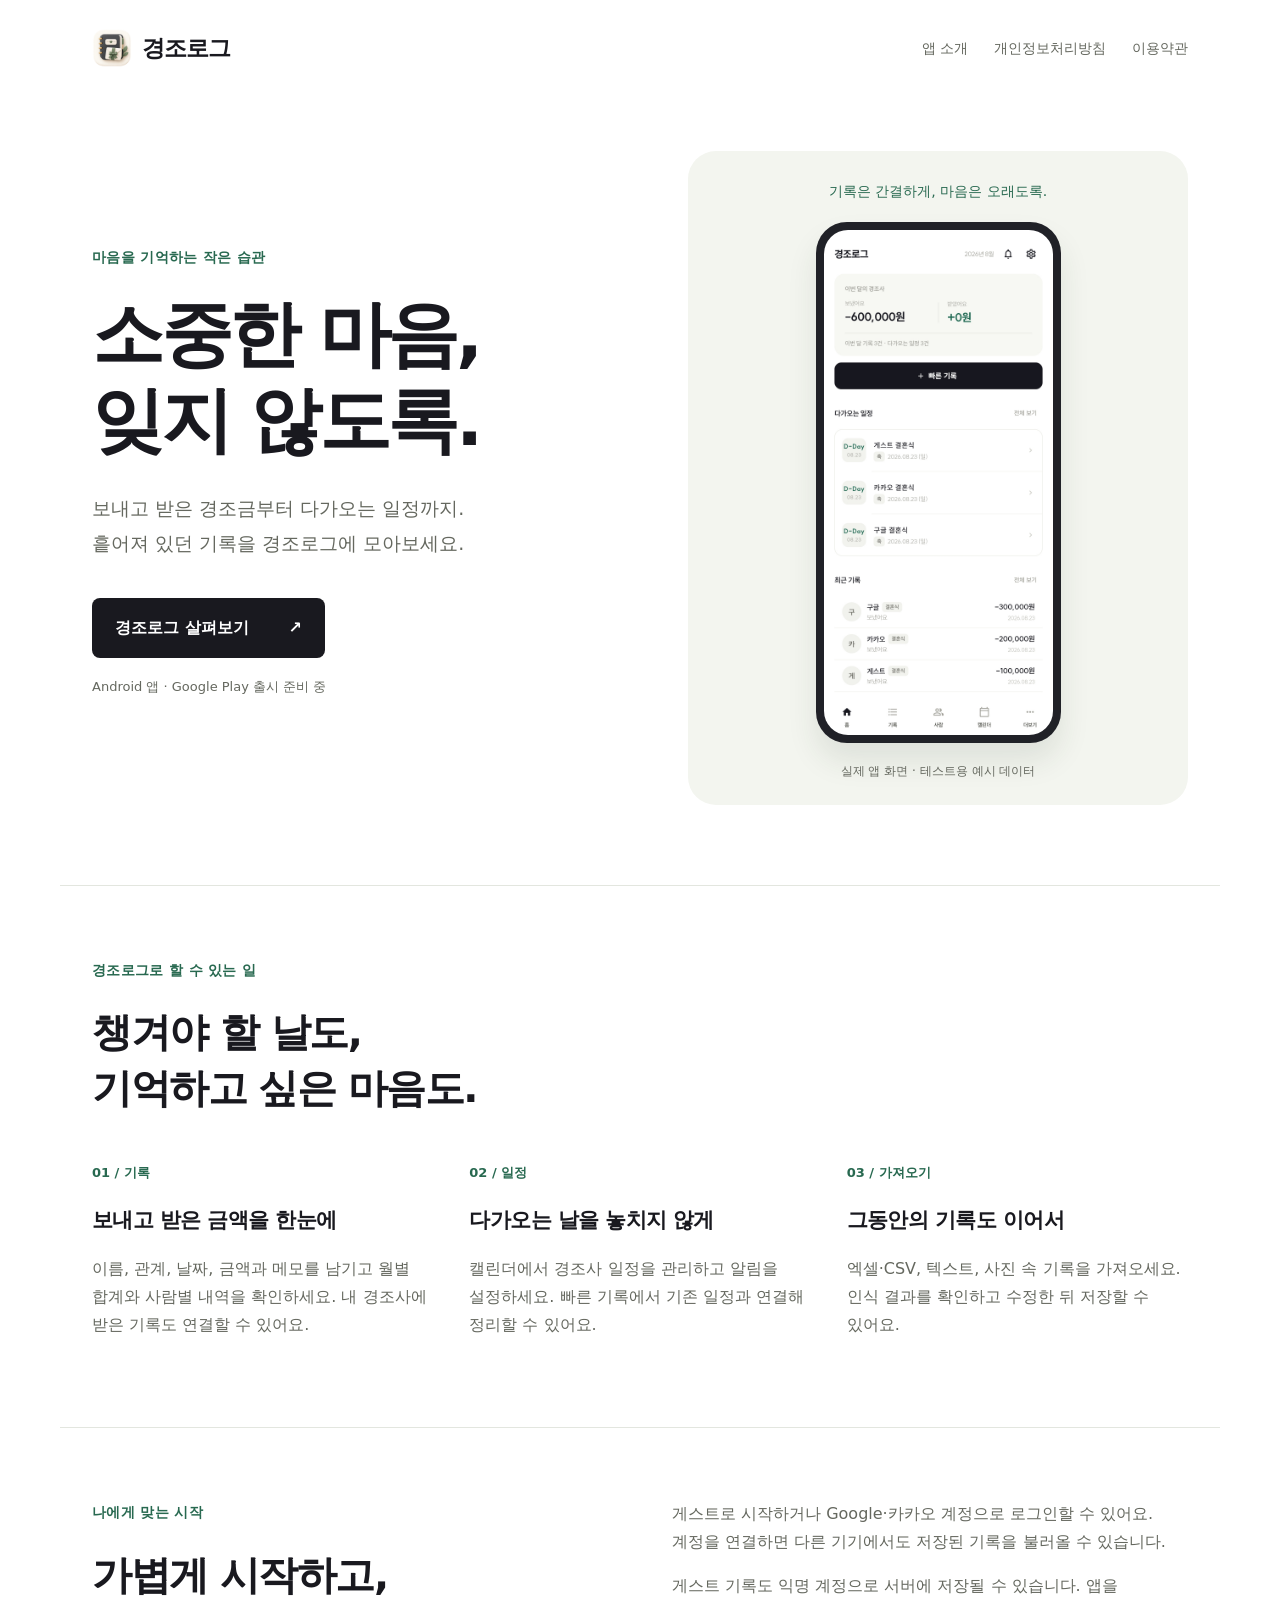
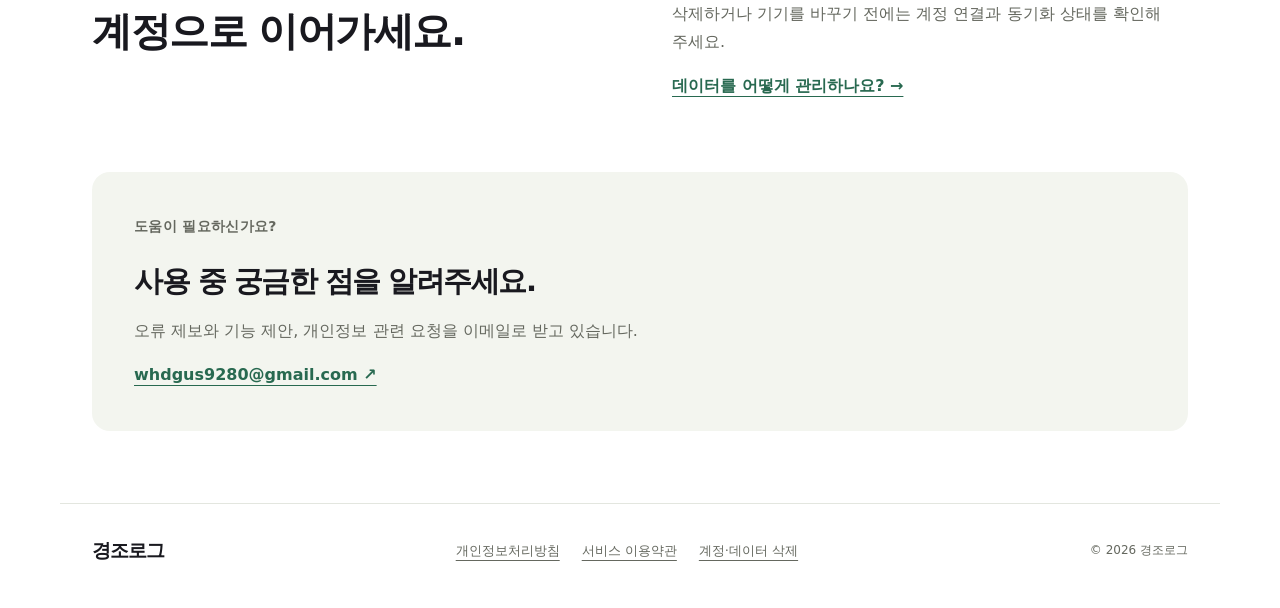
<file: index.html>
<!doctype html>
<html lang="ko">
<head>
  <meta charset="utf-8"><meta name="viewport" content="width=device-width, initial-scale=1">
  <title>경조로그 — 소중한 마음의 기록</title>
  <meta name="description" content="보내고 받은 마음을 기록하는 경조사 관리 앱. 경조금, 사람별 기록, 일정과 알림을 경조로그에서 관리하세요.">
  <meta name="theme-color" content="#f7f8f4">
  <meta name="google-site-verification" content="VlFuJ9h3QMYAt0bnQf94wHDNb6RUzdDJjp7NnOd3d6Y" />
  <link rel="icon" href="assets/icon.png"><link rel="stylesheet" href="styles.css?v=2">
</head>
<body>
  <header class="header"><a class="brand" href="index.html"><img src="assets/icon.png" alt="" width="40" height="40">경조로그</a><nav aria-label="주 메뉴"><a href="#features">앱 소개</a><a href="privacy.html">개인정보처리방침</a><a href="terms.html">이용약관</a></nav></header>
  <main>
    <section class="hero">
      <div class="hero-copy"><p class="eyebrow">마음을 기억하는 작은 습관</p><h1>소중한 마음,<br>잊지 않도록.</h1><p class="lead">보내고 받은 경조금부터 다가오는 일정까지.<br>흩어져 있던 기록을 경조로그에 모아보세요.</p><a class="button" href="#features">경조로그 살펴보기 <span aria-hidden="true">↗</span></a><p class="release">Android 앱 · Google Play 출시 준비 중</p></div>
      <div class="hero-visual"><span class="visual-caption">기록은 간결하게, 마음은 오래도록.</span><div class="phone"><img src="assets/app-home.jpg" alt="경조로그 실제 홈 화면. 월별 보낸 금액과 받은 금액, 빠른 기록, 다가오는 일정과 최근 기록을 확인할 수 있습니다." width="1080" height="2384"></div><span class="visual-footnote">실제 앱 화면 · 테스트용 예시 데이터</span></div>
    </section>
    <section class="features section" id="features"><p class="eyebrow">경조로그로 할 수 있는 일</p><h2>챙겨야 할 날도,<br>기억하고 싶은 마음도.</h2><div class="feature-grid">
      <article><span class="number">01 / 기록</span><h3>보내고 받은 금액을 한눈에</h3><p>이름, 관계, 날짜, 금액과 메모를 남기고 월별 합계와 사람별 내역을 확인하세요. 내 경조사에 받은 기록도 연결할 수 있어요.</p></article>
      <article><span class="number">02 / 일정</span><h3>다가오는 날을 놓치지 않게</h3><p>캘린더에서 경조사 일정을 관리하고 알림을 설정하세요. 빠른 기록에서 기존 일정과 연결해 정리할 수 있어요.</p></article>
      <article><span class="number">03 / 가져오기</span><h3>그동안의 기록도 이어서</h3><p>엑셀·CSV, 텍스트, 사진 속 기록을 가져오세요. 인식 결과를 확인하고 수정한 뒤 저장할 수 있어요.</p></article>
    </div></section>
    <section class="account section"><div><p class="eyebrow">나에게 맞는 시작</p><h2>가볍게 시작하고,<br>계정으로 이어가세요.</h2></div><div class="account-copy"><p>게스트로 시작하거나 Google·카카오 계정으로 로그인할 수 있어요. 계정을 연결하면 다른 기기에서도 저장된 기록을 불러올 수 있습니다.</p><p>게스트 기록도 익명 계정으로 서버에 저장될 수 있습니다. 앱을 삭제하거나 기기를 바꾸기 전에는 계정 연결과 동기화 상태를 확인해 주세요.</p><a class="text-link" href="privacy.html">데이터를 어떻게 관리하나요? →</a></div></section>
    <section class="contact section"><p class="eyebrow">도움이 필요하신가요?</p><h2>사용 중 궁금한 점을 알려주세요.</h2><p>오류 제보와 기능 제안, 개인정보 관련 요청을 이메일로 받고 있습니다.</p><a class="text-link" href="mailto:whdgus9280@gmail.com">whdgus9280@gmail.com ↗</a></section>
  </main>
  <footer><a class="brand" href="index.html">경조로그</a><div><a href="privacy.html">개인정보처리방침</a><a href="terms.html">서비스 이용약관</a><a href="privacy.html#delete-account">계정·데이터 삭제</a></div><p>© 2026 경조로그</p></footer>
</body></html>
</file>
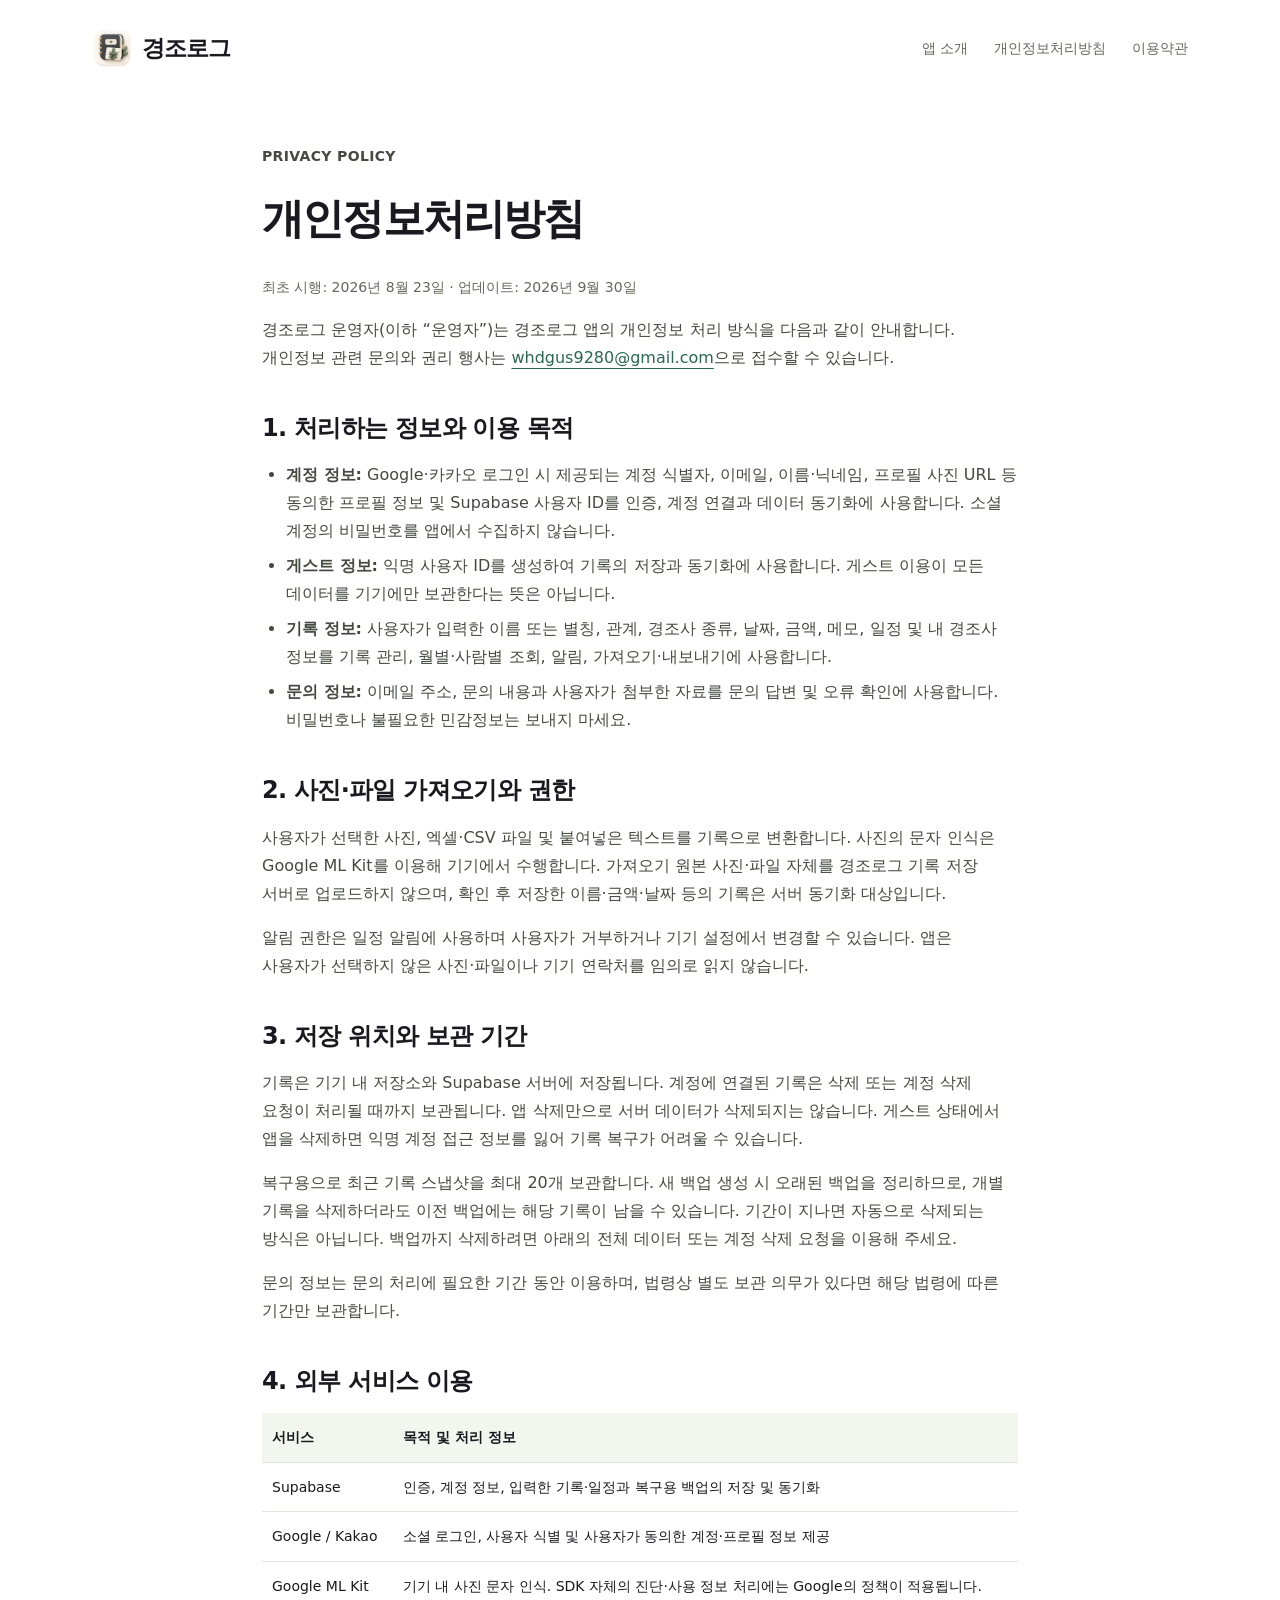
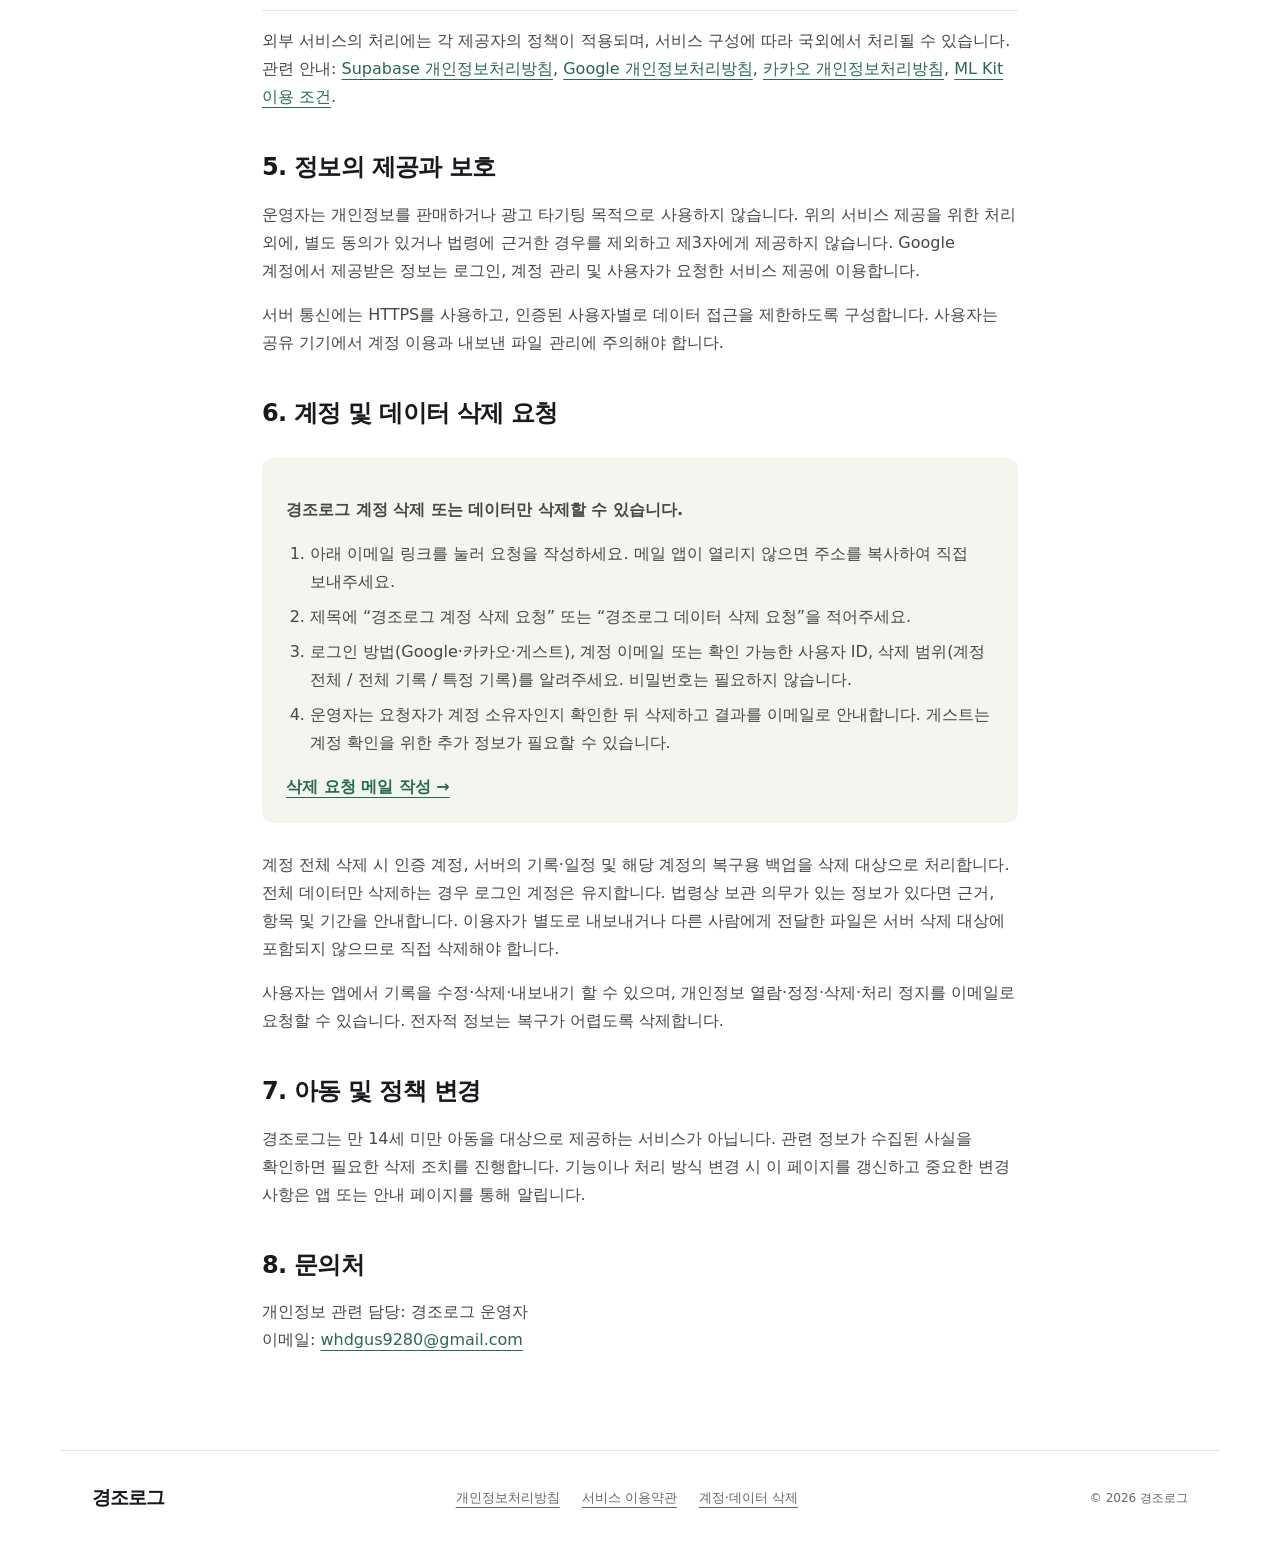
<file: privacy.html>
<!doctype html><html lang="ko"><head><meta charset="utf-8"><meta name="viewport" content="width=device-width, initial-scale=1"><title>개인정보처리방침 | 경조로그</title><meta name="description" content="경조로그의 개인정보 수집, 이용, 보관 및 계정·데이터 삭제 요청 안내"><link rel="icon" href="assets/icon.png"><link rel="stylesheet" href="styles.css"></head><body>
<header class="header"><a class="brand" href="index.html"><img src="assets/icon.png" alt="" width="40" height="40">경조로그</a><nav aria-label="주 메뉴"><a href="index.html">앱 소개</a><a href="privacy.html" aria-current="page">개인정보처리방침</a><a href="terms.html">이용약관</a></nav></header>
<main class="legal"><p class="eyebrow">PRIVACY POLICY</p><h1>개인정보처리방침</h1><p class="date">최초 시행: 2026년 8월 23일 · 업데이트: 2026년 9월 30일</p><p>경조로그 운영자(이하 “운영자”)는 경조로그 앱의 개인정보 처리 방식을 다음과 같이 안내합니다. 개인정보 관련 문의와 권리 행사는 <a href="mailto:whdgus9280@gmail.com">whdgus9280@gmail.com</a>으로 접수할 수 있습니다.</p>
<h2>1. 처리하는 정보와 이용 목적</h2><ul><li><strong>계정 정보:</strong> Google·카카오 로그인 시 제공되는 계정 식별자, 이메일, 이름·닉네임, 프로필 사진 URL 등 동의한 프로필 정보 및 Supabase 사용자 ID를 인증, 계정 연결과 데이터 동기화에 사용합니다. 소셜 계정의 비밀번호를 앱에서 수집하지 않습니다.</li><li><strong>게스트 정보:</strong> 익명 사용자 ID를 생성하여 기록의 저장과 동기화에 사용합니다. 게스트 이용이 모든 데이터를 기기에만 보관한다는 뜻은 아닙니다.</li><li><strong>기록 정보:</strong> 사용자가 입력한 이름 또는 별칭, 관계, 경조사 종류, 날짜, 금액, 메모, 일정 및 내 경조사 정보를 기록 관리, 월별·사람별 조회, 알림, 가져오기·내보내기에 사용합니다.</li><li><strong>문의 정보:</strong> 이메일 주소, 문의 내용과 사용자가 첨부한 자료를 문의 답변 및 오류 확인에 사용합니다. 비밀번호나 불필요한 민감정보는 보내지 마세요.</li></ul>
<h2>2. 사진·파일 가져오기와 권한</h2><p>사용자가 선택한 사진, 엑셀·CSV 파일 및 붙여넣은 텍스트를 기록으로 변환합니다. 사진의 문자 인식은 Google ML Kit를 이용해 기기에서 수행합니다. 가져오기 원본 사진·파일 자체를 경조로그 기록 저장 서버로 업로드하지 않으며, 확인 후 저장한 이름·금액·날짜 등의 기록은 서버 동기화 대상입니다.</p><p>알림 권한은 일정 알림에 사용하며 사용자가 거부하거나 기기 설정에서 변경할 수 있습니다. 앱은 사용자가 선택하지 않은 사진·파일이나 기기 연락처를 임의로 읽지 않습니다.</p>
<h2>3. 저장 위치와 보관 기간</h2><p>기록은 기기 내 저장소와 Supabase 서버에 저장됩니다. 계정에 연결된 기록은 삭제 또는 계정 삭제 요청이 처리될 때까지 보관됩니다. 앱 삭제만으로 서버 데이터가 삭제되지는 않습니다. 게스트 상태에서 앱을 삭제하면 익명 계정 접근 정보를 잃어 기록 복구가 어려울 수 있습니다.</p><p>복구용으로 최근 기록 스냅샷을 최대 20개 보관합니다. 새 백업 생성 시 오래된 백업을 정리하므로, 개별 기록을 삭제하더라도 이전 백업에는 해당 기록이 남을 수 있습니다. 기간이 지나면 자동으로 삭제되는 방식은 아닙니다. 백업까지 삭제하려면 아래의 전체 데이터 또는 계정 삭제 요청을 이용해 주세요.</p><p>문의 정보는 문의 처리에 필요한 기간 동안 이용하며, 법령상 별도 보관 의무가 있다면 해당 법령에 따른 기간만 보관합니다.</p>
<h2>4. 외부 서비스 이용</h2><div class="table-wrap"><table><thead><tr><th scope="col">서비스</th><th scope="col">목적 및 처리 정보</th></tr></thead><tbody><tr><td>Supabase</td><td>인증, 계정 정보, 입력한 기록·일정과 복구용 백업의 저장 및 동기화</td></tr><tr><td>Google / Kakao</td><td>소셜 로그인, 사용자 식별 및 사용자가 동의한 계정·프로필 정보 제공</td></tr><tr><td>Google ML Kit</td><td>기기 내 사진 문자 인식. SDK 자체의 진단·사용 정보 처리에는 Google의 정책이 적용됩니다.</td></tr></tbody></table></div><p>외부 서비스의 처리에는 각 제공자의 정책이 적용되며, 서비스 구성에 따라 국외에서 처리될 수 있습니다. 관련 안내: <a href="https://supabase.com/privacy">Supabase 개인정보처리방침</a>, <a href="https://policies.google.com/privacy?hl=ko">Google 개인정보처리방침</a>, <a href="https://www.kakao.com/policy/privacy">카카오 개인정보처리방침</a>, <a href="https://developers.google.com/ml-kit/terms">ML Kit 이용 조건</a>.</p>
<h2>5. 정보의 제공과 보호</h2><p>운영자는 개인정보를 판매하거나 광고 타기팅 목적으로 사용하지 않습니다. 위의 서비스 제공을 위한 처리 외에, 별도 동의가 있거나 법령에 근거한 경우를 제외하고 제3자에게 제공하지 않습니다. Google 계정에서 제공받은 정보는 로그인, 계정 관리 및 사용자가 요청한 서비스 제공에 이용합니다.</p><p>서버 통신에는 HTTPS를 사용하고, 인증된 사용자별로 데이터 접근을 제한하도록 구성합니다. 사용자는 공유 기기에서 계정 이용과 내보낸 파일 관리에 주의해야 합니다.</p>
<h2 id="delete-account">6. 계정 및 데이터 삭제 요청</h2><div class="notice"><p><strong>경조로그 계정 삭제 또는 데이터만 삭제할 수 있습니다.</strong></p><ol><li>아래 이메일 링크를 눌러 요청을 작성하세요. 메일 앱이 열리지 않으면 주소를 복사하여 직접 보내주세요.</li><li>제목에 “경조로그 계정 삭제 요청” 또는 “경조로그 데이터 삭제 요청”을 적어주세요.</li><li>로그인 방법(Google·카카오·게스트), 계정 이메일 또는 확인 가능한 사용자 ID, 삭제 범위(계정 전체 / 전체 기록 / 특정 기록)를 알려주세요. 비밀번호는 필요하지 않습니다.</li><li>운영자는 요청자가 계정 소유자인지 확인한 뒤 삭제하고 결과를 이메일로 안내합니다. 게스트는 계정 확인을 위한 추가 정보가 필요할 수 있습니다.</li></ol><a class="text-link" href="mailto:whdgus9280@gmail.com?subject=%EA%B2%BD%EC%A1%B0%EB%A1%9C%EA%B7%B8%20%EA%B3%84%EC%A0%95%20%EC%82%AD%EC%A0%9C%20%EC%9A%94%EC%B2%AD">삭제 요청 메일 작성 →</a></div><p>계정 전체 삭제 시 인증 계정, 서버의 기록·일정 및 해당 계정의 복구용 백업을 삭제 대상으로 처리합니다. 전체 데이터만 삭제하는 경우 로그인 계정은 유지합니다. 법령상 보관 의무가 있는 정보가 있다면 근거, 항목 및 기간을 안내합니다. 이용자가 별도로 내보내거나 다른 사람에게 전달한 파일은 서버 삭제 대상에 포함되지 않으므로 직접 삭제해야 합니다.</p><p>사용자는 앱에서 기록을 수정·삭제·내보내기 할 수 있으며, 개인정보 열람·정정·삭제·처리 정지를 이메일로 요청할 수 있습니다. 전자적 정보는 복구가 어렵도록 삭제합니다.</p>
<h2>7. 아동 및 정책 변경</h2><p>경조로그는 만 14세 미만 아동을 대상으로 제공하는 서비스가 아닙니다. 관련 정보가 수집된 사실을 확인하면 필요한 삭제 조치를 진행합니다. 기능이나 처리 방식 변경 시 이 페이지를 갱신하고 중요한 변경 사항은 앱 또는 안내 페이지를 통해 알립니다.</p>
<h2>8. 문의처</h2><p>개인정보 관련 담당: 경조로그 운영자<br>이메일: <a href="mailto:whdgus9280@gmail.com">whdgus9280@gmail.com</a></p></main>
<footer><a class="brand" href="index.html">경조로그</a><div><a href="privacy.html">개인정보처리방침</a><a href="terms.html">서비스 이용약관</a><a href="privacy.html#delete-account">계정·데이터 삭제</a></div><p>© 2026 경조로그</p></footer></body></html>
</file>
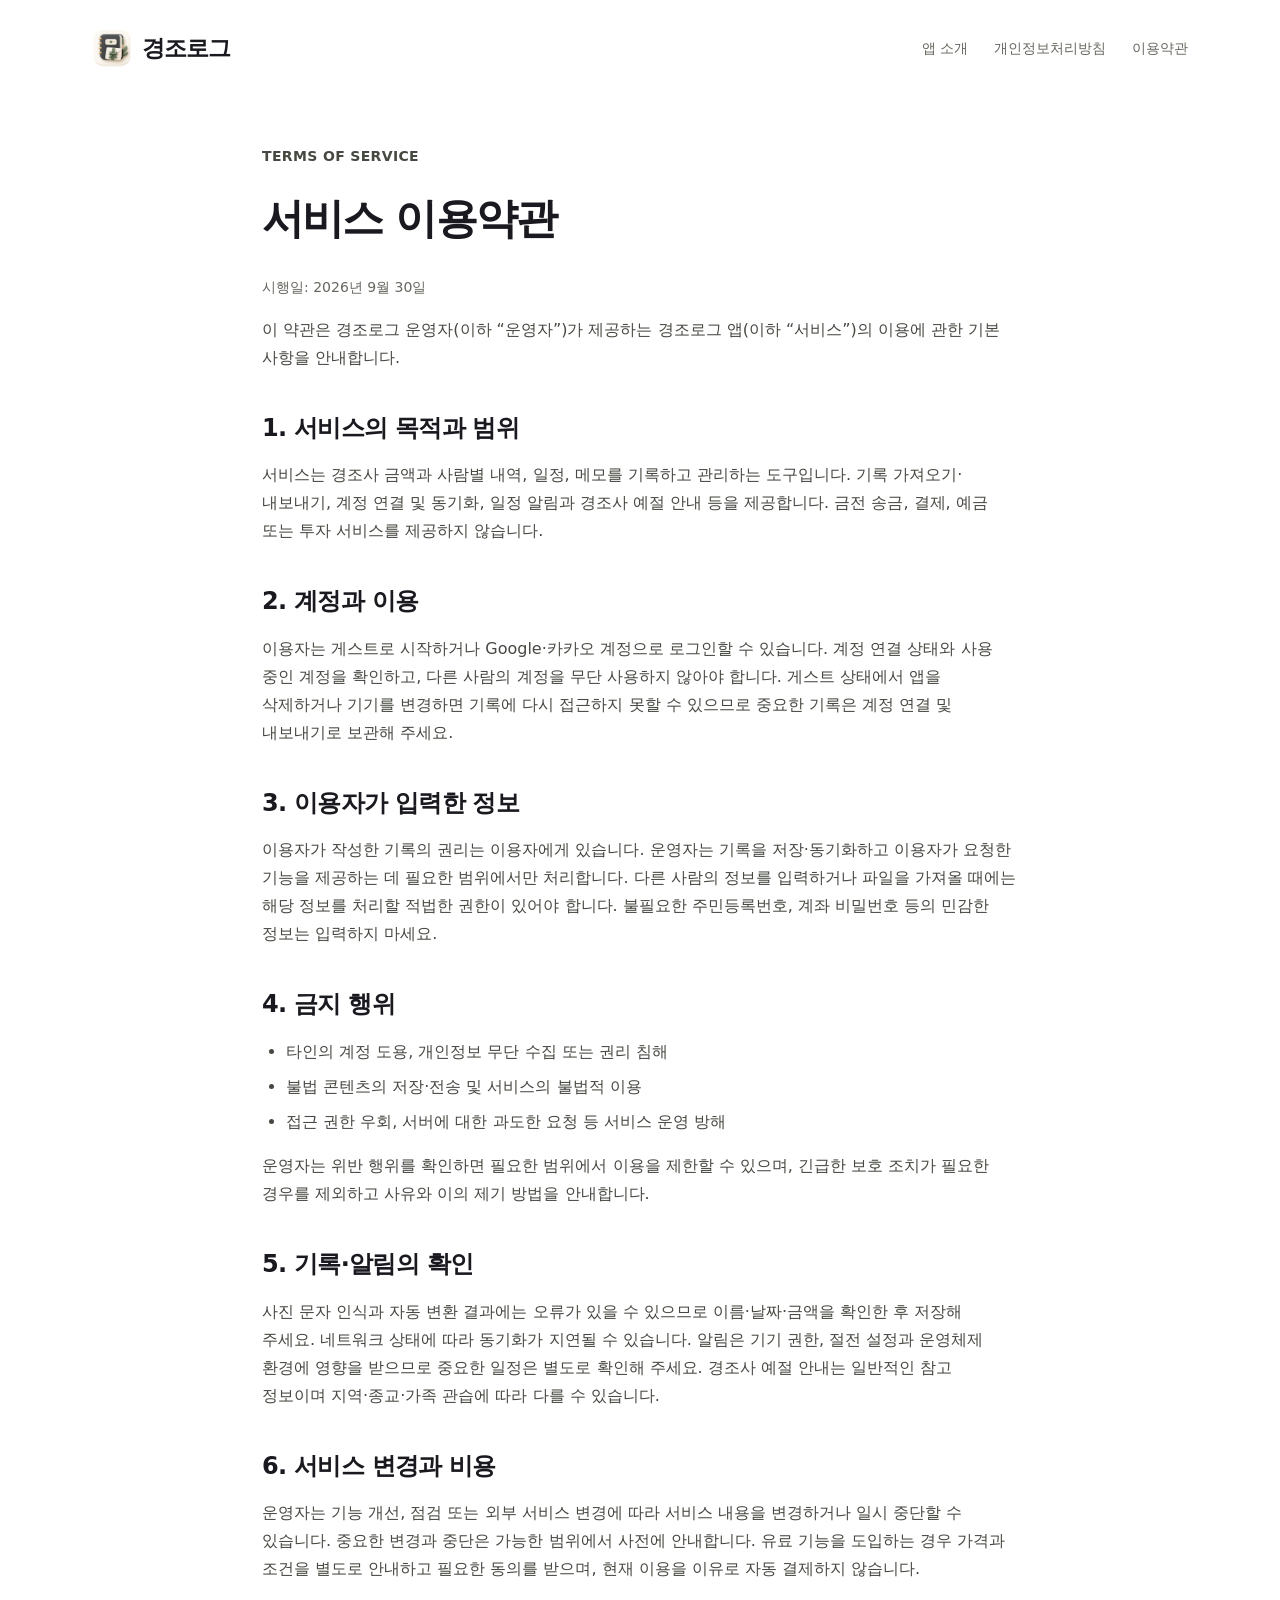
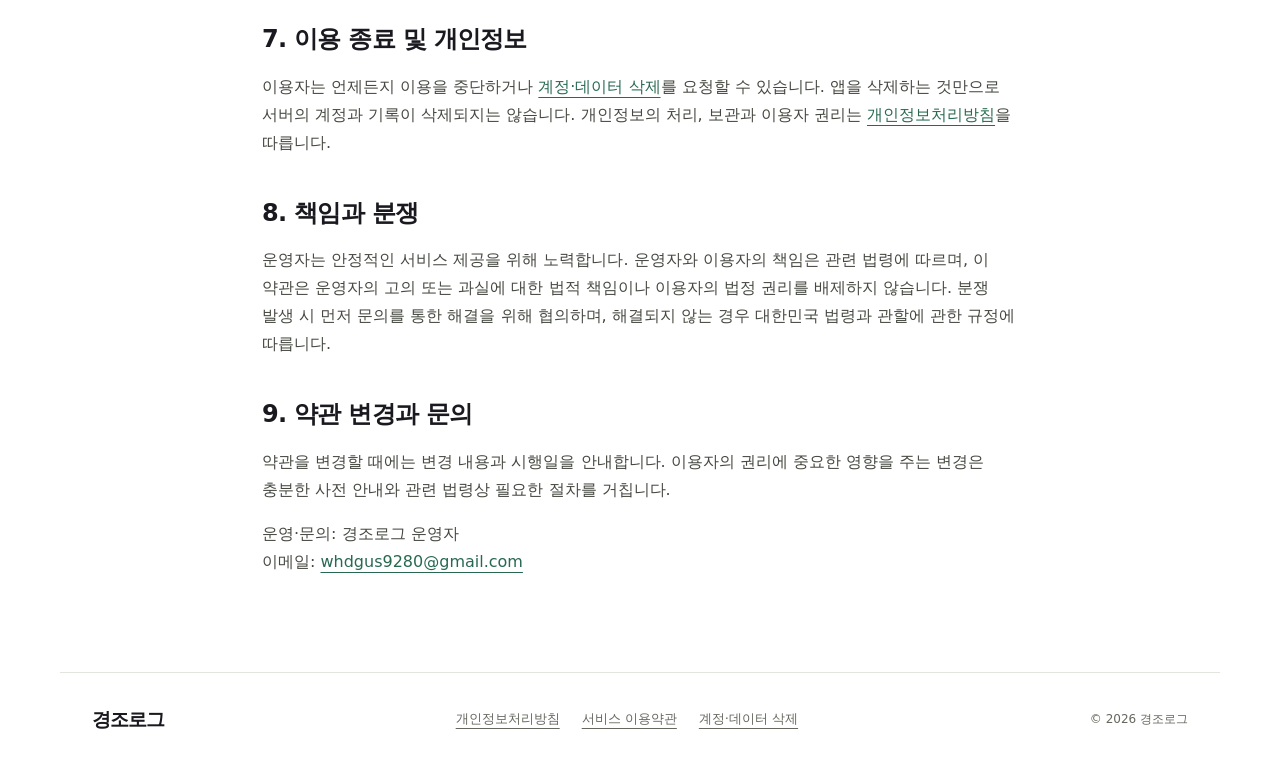
<file: terms.html>
<!doctype html><html lang="ko"><head><meta charset="utf-8"><meta name="viewport" content="width=device-width, initial-scale=1"><title>서비스 이용약관 | 경조로그</title><meta name="description" content="경조로그 앱의 서비스 이용, 계정 및 데이터 관리에 관한 안내"><link rel="icon" href="assets/icon.png"><link rel="stylesheet" href="styles.css"></head><body>
<header class="header"><a class="brand" href="index.html"><img src="assets/icon.png" alt="" width="40" height="40">경조로그</a><nav aria-label="주 메뉴"><a href="index.html">앱 소개</a><a href="privacy.html">개인정보처리방침</a><a href="terms.html" aria-current="page">이용약관</a></nav></header>
<main class="legal"><p class="eyebrow">TERMS OF SERVICE</p><h1>서비스 이용약관</h1><p class="date">시행일: 2026년 9월 30일</p><p>이 약관은 경조로그 운영자(이하 “운영자”)가 제공하는 경조로그 앱(이하 “서비스”)의 이용에 관한 기본 사항을 안내합니다.</p>
<h2>1. 서비스의 목적과 범위</h2><p>서비스는 경조사 금액과 사람별 내역, 일정, 메모를 기록하고 관리하는 도구입니다. 기록 가져오기·내보내기, 계정 연결 및 동기화, 일정 알림과 경조사 예절 안내 등을 제공합니다. 금전 송금, 결제, 예금 또는 투자 서비스를 제공하지 않습니다.</p>
<h2>2. 계정과 이용</h2><p>이용자는 게스트로 시작하거나 Google·카카오 계정으로 로그인할 수 있습니다. 계정 연결 상태와 사용 중인 계정을 확인하고, 다른 사람의 계정을 무단 사용하지 않아야 합니다. 게스트 상태에서 앱을 삭제하거나 기기를 변경하면 기록에 다시 접근하지 못할 수 있으므로 중요한 기록은 계정 연결 및 내보내기로 보관해 주세요.</p>
<h2>3. 이용자가 입력한 정보</h2><p>이용자가 작성한 기록의 권리는 이용자에게 있습니다. 운영자는 기록을 저장·동기화하고 이용자가 요청한 기능을 제공하는 데 필요한 범위에서만 처리합니다. 다른 사람의 정보를 입력하거나 파일을 가져올 때에는 해당 정보를 처리할 적법한 권한이 있어야 합니다. 불필요한 주민등록번호, 계좌 비밀번호 등의 민감한 정보는 입력하지 마세요.</p>
<h2>4. 금지 행위</h2><ul><li>타인의 계정 도용, 개인정보 무단 수집 또는 권리 침해</li><li>불법 콘텐츠의 저장·전송 및 서비스의 불법적 이용</li><li>접근 권한 우회, 서버에 대한 과도한 요청 등 서비스 운영 방해</li></ul><p>운영자는 위반 행위를 확인하면 필요한 범위에서 이용을 제한할 수 있으며, 긴급한 보호 조치가 필요한 경우를 제외하고 사유와 이의 제기 방법을 안내합니다.</p>
<h2>5. 기록·알림의 확인</h2><p>사진 문자 인식과 자동 변환 결과에는 오류가 있을 수 있으므로 이름·날짜·금액을 확인한 후 저장해 주세요. 네트워크 상태에 따라 동기화가 지연될 수 있습니다. 알림은 기기 권한, 절전 설정과 운영체제 환경에 영향을 받으므로 중요한 일정은 별도로 확인해 주세요. 경조사 예절 안내는 일반적인 참고 정보이며 지역·종교·가족 관습에 따라 다를 수 있습니다.</p>
<h2>6. 서비스 변경과 비용</h2><p>운영자는 기능 개선, 점검 또는 외부 서비스 변경에 따라 서비스 내용을 변경하거나 일시 중단할 수 있습니다. 중요한 변경과 중단은 가능한 범위에서 사전에 안내합니다. 유료 기능을 도입하는 경우 가격과 조건을 별도로 안내하고 필요한 동의를 받으며, 현재 이용을 이유로 자동 결제하지 않습니다.</p>
<h2>7. 이용 종료 및 개인정보</h2><p>이용자는 언제든지 이용을 중단하거나 <a href="privacy.html#delete-account">계정·데이터 삭제</a>를 요청할 수 있습니다. 앱을 삭제하는 것만으로 서버의 계정과 기록이 삭제되지는 않습니다. 개인정보의 처리, 보관과 이용자 권리는 <a href="privacy.html">개인정보처리방침</a>을 따릅니다.</p>
<h2>8. 책임과 분쟁</h2><p>운영자는 안정적인 서비스 제공을 위해 노력합니다. 운영자와 이용자의 책임은 관련 법령에 따르며, 이 약관은 운영자의 고의 또는 과실에 대한 법적 책임이나 이용자의 법정 권리를 배제하지 않습니다. 분쟁 발생 시 먼저 문의를 통한 해결을 위해 협의하며, 해결되지 않는 경우 대한민국 법령과 관할에 관한 규정에 따릅니다.</p>
<h2>9. 약관 변경과 문의</h2><p>약관을 변경할 때에는 변경 내용과 시행일을 안내합니다. 이용자의 권리에 중요한 영향을 주는 변경은 충분한 사전 안내와 관련 법령상 필요한 절차를 거칩니다.</p><p>운영·문의: 경조로그 운영자<br>이메일: <a href="mailto:whdgus9280@gmail.com">whdgus9280@gmail.com</a></p></main>
<footer><a class="brand" href="index.html">경조로그</a><div><a href="privacy.html">개인정보처리방침</a><a href="terms.html">서비스 이용약관</a><a href="privacy.html#delete-account">계정·데이터 삭제</a></div><p>© 2026 경조로그</p></footer></body></html>
</file>
<file: styles.css>
@charset "UTF-8";
img{height:auto}
:root{--ink:#19191f;--muted:#65685f;--green:#286950;--paper:#fff;--tint:#f3f5ef;--line:#e3e6df}*{box-sizing:border-box}html{scroll-behavior:smooth;scroll-padding-top:28px}body{margin:0;background:var(--paper);color:var(--ink);font-family:"Apple SD Gothic Neo","Malgun Gothic",system-ui,sans-serif;font-size:16px;line-height:1.75;word-break:keep-all}a{color:inherit;text-underline-offset:5px}a:focus-visible{outline:3px solid var(--green);outline-offset:5px}img{max-width:100%;display:block}.header,main,footer{max-width:1160px;margin:auto}.header{min-height:96px;padding:22px 32px;display:flex;align-items:center;justify-content:space-between;gap:24px}.brand{display:flex;gap:10px;align-items:center;font-size:23px;font-weight:800;text-decoration:none;letter-spacing:-1px}.brand img{border-radius:11px}.header nav{display:flex;gap:26px;font-size:14px;color:var(--muted)}nav a{text-decoration:none}nav a:hover,.text-link:hover{color:var(--green)}.hero{display:grid;grid-template-columns:1.1fr 1fr;gap:46px;padding:55px 32px 80px;align-items:center}.eyebrow{font-size:14px;font-weight:700;color:var(--green);letter-spacing:.025em;margin:0 0 22px}h1{font-size:clamp(48px,5.6vw,72px);line-height:1.2;letter-spacing:-3.5px;font-weight:800;margin:0 0 28px}.lead{color:var(--muted);font-size:19px;line-height:1.85;margin:0 0 36px}.button{display:inline-flex;gap:40px;align-items:center;background:var(--ink);color:white;text-decoration:none;padding:16px 23px;border-radius:8px;font-weight:700}.button:hover{background:var(--green)}.release{font-size:13px;color:var(--muted);margin-top:18px}.hero-visual{background:var(--tint);border-radius:28px;padding:28px 35px 23px;display:flex;flex-direction:column;align-items:center;gap:18px}.visual-caption{font-size:14px;color:var(--green)}.phone{width:245px;padding:8px;background:#202127;border-radius:31px;box-shadow:0 18px 30px #2737271a}.phone img{border-radius:24px}.visual-footnote{font-size:12px;color:var(--muted)}.section{padding:72px 32px;border-top:1px solid var(--line)}h2{font-size:clamp(28px,3.5vw,40px);line-height:1.4;letter-spacing:-1.5px;margin:0 0 30px}.feature-grid{display:grid;grid-template-columns:repeat(3,1fr);gap:36px;margin-top:42px}.number{font-size:13px;color:var(--green);font-weight:700}h3{font-size:21px;letter-spacing:-.6px;margin:16px 0 12px}.feature-grid p,.account-copy p,.contact p{color:var(--muted)}.account{display:grid;grid-template-columns:1fr 1fr;gap:64px}.account-copy p:first-child{margin-top:0}.text-link{font-weight:700;color:var(--green);overflow-wrap:anywhere}.contact{background:var(--tint);margin:0 32px 72px;padding:42px;border:0;border-radius:18px}.contact h2{font-size:29px;margin-bottom:15px}footer{padding:30px 32px 40px;border-top:1px solid var(--line);display:flex;flex-wrap:wrap;justify-content:space-between;align-items:center;gap:22px}footer .brand{font-size:19px}footer div{display:flex;flex-wrap:wrap;gap:22px;font-size:13px;color:var(--muted)}footer p{font-size:12px;color:var(--muted);margin:0}.legal{max-width:820px;padding:48px 32px 80px}.legal h1{font-size:42px;letter-spacing:-1.8px;line-height:1.35}.legal .date{font-size:14px;color:var(--muted)}.legal h2{font-size:24px;letter-spacing:-.7px;margin:40px 0 14px}.legal h3{font-size:18px}.legal p,.legal li{color:#464941}.legal li{margin:7px 0}.legal ul,.legal ol{padding-left:24px}.notice{padding:22px 24px;background:var(--tint);border-radius:12px;margin:28px 0}.legal table{width:100%;border-collapse:collapse;font-size:14px}.legal th,.legal td{text-align:left;vertical-align:top;border-bottom:1px solid var(--line);padding:12px 10px}.legal th{background:var(--tint)}.table-wrap{overflow-x:auto}.legal a{color:var(--green)}
@media(max-width:760px){.header{padding:20px;align-items:flex-start;flex-direction:column;gap:12px}.header nav{font-size:13px;gap:18px;flex-wrap:wrap}.hero{grid-template-columns:1fr;padding:36px 20px 50px;gap:35px}h1{letter-spacing:-2px}.lead{font-size:17px}.hero-visual{padding:25px}.phone{width:235px}.section{padding:44px 20px}.feature-grid{grid-template-columns:1fr;gap:25px;margin-top:30px}.feature-grid article+article{border-top:1px solid var(--line);padding-top:25px}.account{grid-template-columns:1fr;gap:0}.contact{margin:0 20px 44px;padding:26px}.contact h2{font-size:26px}footer{padding:28px 20px;flex-direction:column;align-items:flex-start}footer div{gap:15px}.legal{padding:30px 20px 55px}.legal h1{font-size:34px}.legal h2{font-size:22px}}
@media(prefers-reduced-motion:reduce){html{scroll-behavior:auto}}
</file>
